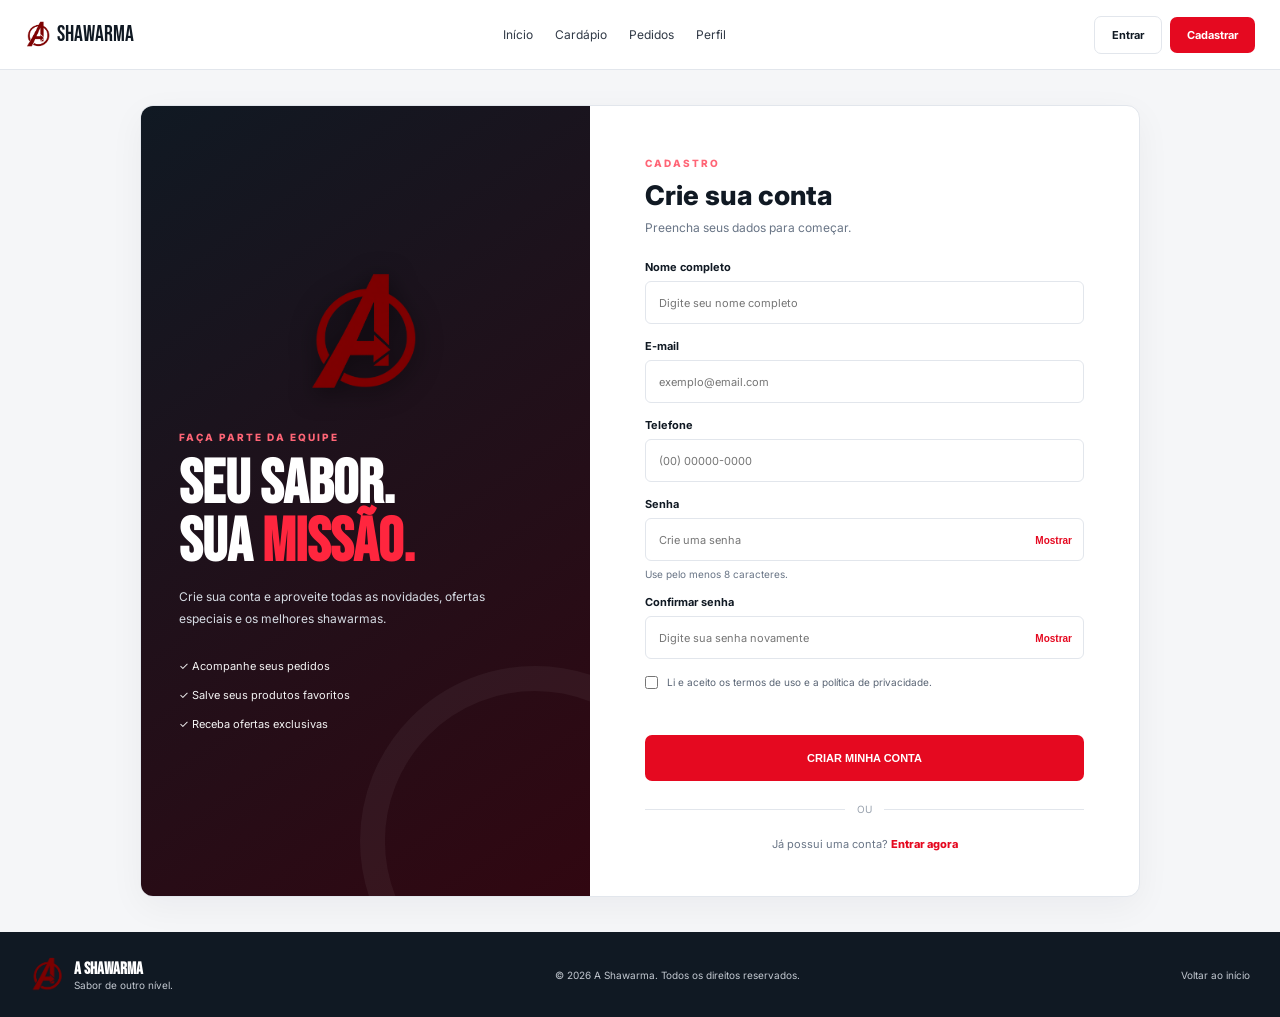
<file: cadastro.html>
<!DOCTYPE html>
<html lang="pt-BR">
<head>
  <meta charset="UTF-8">
  <meta name="viewport" content="width=device-width, initial-scale=1.0">
  <title>Cadastro | A Shawarma</title>

  <link rel="stylesheet" href="cadastro.css">
  <link rel="preconnect" href="https://fonts.googleapis.com">
  <link rel="preconnect" href="https://fonts.gstatic.com" crossorigin>
  <link href="https://fonts.googleapis.com/css2?family=Inter:wght@400;500;600;700;800&family=Bebas+Neue&display=swap" rel="stylesheet">
</head>

<body>

  <!-- CABEÇALHO -->
  <header class="cabecalho">
    <a href="index.html" class="logo">
      <img src="Emblema Avengers Vermelho Escuro.png" alt="Logo A Shawarma">
      <span>SHAWARMA</span>
    </a>

    <nav class="navegacao">
      <a href="index.html">Início</a>
      <a href="cardapio.html">Cardápio</a>
      <a href="pedidos.html">Pedidos</a>
      <a href="perfil.html">Perfil</a>
    </nav>

    <div class="acoes-cabecalho">
      <a href="login.html" class="botao-entrar">Entrar</a>
      <a href="cadastro.html" class="botao-cadastrar">Cadastrar</a>
    </div>
  </header>

  <!-- CONTEÚDO -->
  <main class="pagina-cadastro">

    <section class="painel-cadastro">

      <!-- LADO ESQUERDO -->
      <div class="lado-esquerdo">
        <div class="marca-grande">
          <img src="Emblema Avengers Vermelho Escuro.png" alt="Símbolo A">
        </div>

        <span class="etiqueta">FAÇA PARTE DA EQUIPE</span>

        <h1>SEU SABOR.<br>
          SUA <span>MISSÃO.</span>
        </h1>

        <p>
          Crie sua conta e aproveite todas as novidades,
          ofertas especiais e os melhores shawarmas.
        </p>

        <div class="vantagens">
          <div>✓ Acompanhe seus pedidos</div>
          <div>✓ Salve seus produtos favoritos</div>
          <div>✓ Receba ofertas exclusivas</div>
        </div>
      </div>

      <!-- LADO DIREITO -->
      <div class="lado-formulario">

        <div class="titulo-formulario">
          <span class="etiqueta">CADASTRO</span>
          <h2>Crie sua conta</h2>
          <p>Preencha seus dados para começar.</p>
        </div>

        <form id="form-cadastro">

          <div class="campo">
            <label for="nome">Nome completo</label>
            <input
              type="text"
              id="nome"
              name="nome"
              placeholder="Digite seu nome completo"
              autocomplete="name"
              required
            >
          </div>

          <div class="campo">
            <label for="email">E-mail</label>
            <input
              type="email"
              id="email"
              name="email"
              placeholder="exemplo@email.com"
              autocomplete="email"
              required
            >
          </div>

          <div class="campo">
            <label for="telefone">Telefone</label>
            <input
              type="tel"
              id="telefone"
              name="telefone"
              placeholder="(00) 00000-0000"
              autocomplete="tel"
              maxlength="15"
              required
            >
          </div>

          <div class="campo">
            <label for="senha">Senha</label>
            <div class="campo-senha">
              <input
                type="password"
                id="senha"
                name="senha"
                placeholder="Crie uma senha"
                autocomplete="new-password"
                minlength="8"
                required
              >
              <button type="button" class="mostrar-senha"
                data-alvo="senha">Mostrar</button>
            </div>
            <small>Use pelo menos 8 caracteres.</small>
          </div>

          <div class="campo">
            <label for="confirmar-senha">Confirmar senha</label>
            <div class="campo-senha">
              <input
                type="password"
                id="confirmar-senha"
                name="confirmar-senha"
                placeholder="Digite sua senha novamente"
                autocomplete="new-password"
                required
              >
              <button type="button" class="mostrar-senha"
                data-alvo="confirmar-senha">Mostrar</button>
            </div>
          </div>

          <label class="termos">
            <input type="checkbox" id="aceitar-termos" required>
            <span>
              Li e aceito os termos de uso e a política de privacidade.
            </span>
          </label>

          <p id="mensagem-cadastro" class="mensagem-cadastro"
            aria-live="polite"></p>

          <button type="submit" class="botao-cadastrar-form">
            CRIAR MINHA CONTA
          </button>

        </form>

        <div class="divisor">
          <span>OU</span>
        </div>

        <p class="texto-login">
          Já possui uma conta?
          <a href="login.html">Entrar agora</a>
        </p>

      </div>
    </section>
  </main>

  <!-- RODAPÉ -->
  <footer class="rodape">
    <div class="rodape-logo">
      <img src="Emblema Avengers Vermelho Escuro.png" alt="Logo A Shawarma">
      <div>
        <strong>A SHAWARMA</strong>
        <p>Sabor de outro nível.</p>
      </div>
    </div>

    <p>© 2026 A Shawarma. Todos os direitos reservados.</p>

    <a href="index.html">Voltar ao início</a>
  </footer>

  <script src="cadastro.js"></script>
</body>
</html>
</file>
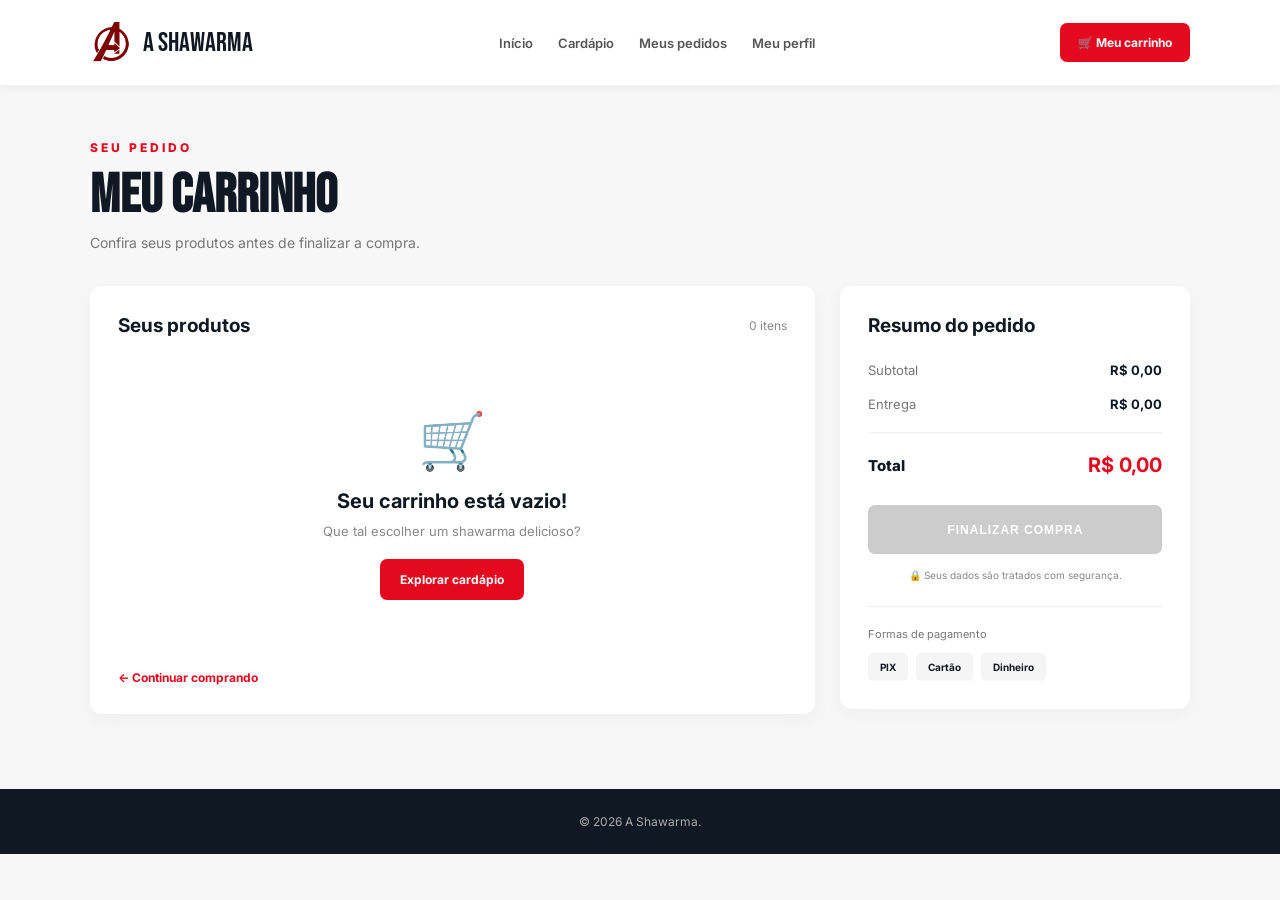
<file: carrinho.html>
<!DOCTYPE html>
<html lang="pt-BR">
<head>
    <meta charset="UTF-8">
    <meta name="viewport" content="width=device-width, initial-scale=1.0">

    <title>Meu Carrinho | A Shawarma</title>

    <link rel="stylesheet" href="carrinho.css">

    <link rel="preconnect" href="https://fonts.googleapis.com">
    <link href="https://fonts.googleapis.com/css2?family=Bebas+Neue&family=Inter:wght@400;500;600;700;800&display=swap" rel="stylesheet">
</head>

<body>

    <header class="cabecalho">

        <a href="index.html" class="logo">
            <img src="Emblema Avengers Vermelho Escuro.png" alt="Logo A Shawarma">
            <span>A SHAWARMA</span>
        </a>

        <nav class="menu">
            <a href="index.html">Início</a>
            <a href="cardapio.html">Cardápio</a>
            <a href="pedidos.html">Meus pedidos</a>
            <a href="perfil.html">Meu perfil</a>
        </nav>

        <a href="carrinho.html" class="botao-carrinho ativo">
            🛒 Meu carrinho
        </a>

    </header>

    <main class="conteudo">

        <section class="titulo-pagina">
            <p class="subtitulo">SEU PEDIDO</p>
            <h1>MEU CARRINHO</h1>
            <p>Confira seus produtos antes de finalizar a compra.</p>
        </section>

        <div class="carrinho-layout">

            <section class="produtos-carrinho">

                <div class="titulo-secao">
                    <h2>Seus produtos</h2>
                    <span id="quantidade-itens">0 itens</span>
                </div>

                <div id="lista-carrinho"></div>

                <div id="carrinho-vazio" class="carrinho-vazio">
                    <div class="icone-vazio">🛒</div>
                    <h2>Seu carrinho está vazio!</h2>
                    <p>Que tal escolher um shawarma delicioso?</p>
                    <a href="cardapio.html" class="botao-voltar">
                        Explorar cardápio
                    </a>
                </div>

                <a href="cardapio.html" class="continuar-comprando">
                    ← Continuar comprando
                </a>

            </section>

            <aside class="resumo-pedido">

                <h2>Resumo do pedido</h2>

                <div class="linha-resumo">
                    <span>Subtotal</span>
                    <strong id="subtotal">R$ 0,00</strong>
                </div>

                <div class="linha-resumo">
                    <span>Entrega</span>
                    <strong id="entrega">R$ 0,00</strong>
                </div>

                <div class="divisor"></div>

                <div class="linha-total">
                    <span>Total</span>
                    <strong id="total">R$ 0,00</strong>
                </div>

                <button id="finalizar-compra" class="botao-finalizar">
                    FINALIZAR COMPRA
                </button>

                <p class="aviso">
                    🔒 Seus dados são tratados com segurança.
                </p>

                <div class="formas-pagamento">
                    <p>Formas de pagamento</p>
                    <div>
                        <span>PIX</span>
                        <span>Cartão</span>
                        <span>Dinheiro</span>
                    </div>
                </div>

            </aside>

        </div>

    </main>

    <footer>
        <p>© 2026 A Shawarma.</p>
    </footer>

    <script src="carrinho.js"></script>

</body>
</html>
</file>
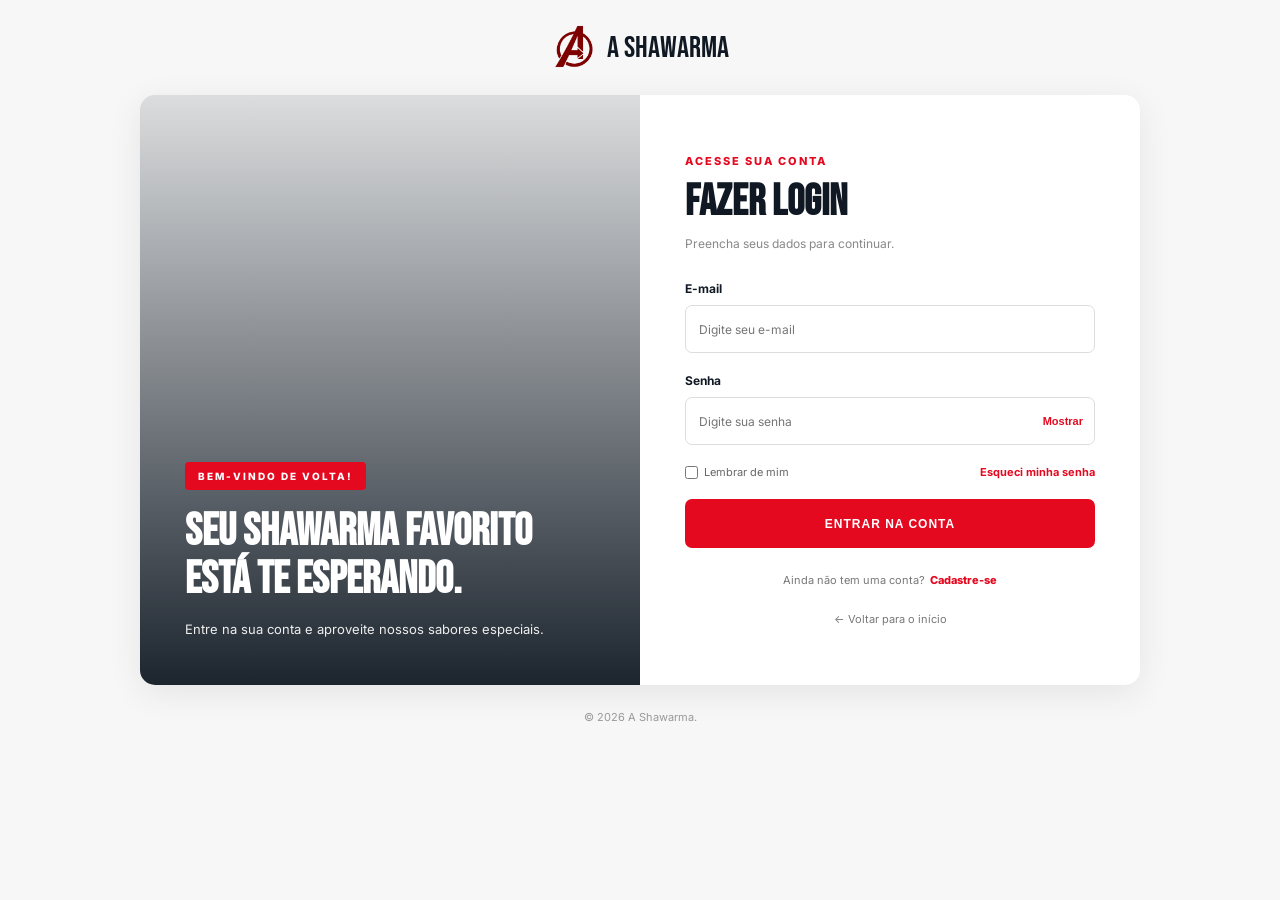
<file: login.html>
<!DOCTYPE html>
<html lang="pt-BR">
<head>
    <meta charset="UTF-8">
    <meta name="viewport" content="width=device-width, initial-scale=1.0">

    <title>Login | A Shawarma</title>

    <link rel="stylesheet" href="login.css">

    <link rel="preconnect" href="https://fonts.googleapis.com">
    <link href="https://fonts.googleapis.com/css2?family=Bebas+Neue&family=Inter:wght@400;500;600;700;800&display=swap" rel="stylesheet">
</head>

<body>

    <main class="pagina-login">

        <a href="index.html" class="logo">
            <img src="Emblema Avengers Vermelho Escuro.png" alt="Logo A Shawarma">
            <span>A SHAWARMA</span>
        </a>

        <section class="login-container">

            <div class="login-imagem">
                <div class="imagem-conteudo">
                    <span class="destaque">BEM-VINDO DE VOLTA!</span>
                    <h1>SEU SHAWARMA FAVORITO ESTÁ TE ESPERANDO.</h1>
                    <p>Entre na sua conta e aproveite nossos sabores especiais.</p>
                </div>
            </div>

            <div class="login-formulario">

                <div class="titulo-login">
                    <p class="subtitulo">ACESSE SUA CONTA</p>
                    <h2>FAZER LOGIN</h2>
                    <p>Preencha seus dados para continuar.</p>
                </div>

                <form id="form-login">

                    <div class="campo">
                        <label for="email">E-mail</label>
                        <input
                            type="email"
                            id="email"
                            placeholder="Digite seu e-mail"
                            required
                        >
                    </div>

                    <div class="campo">
                        <label for="senha">Senha</label>

                        <div class="campo-senha">
                            <input
                                type="password"
                                id="senha"
                                placeholder="Digite sua senha"
                                required
                            >

                            <button type="button" id="mostrar-senha">
                                Mostrar
                            </button>
                        </div>
                    </div>

                    <div class="opcoes-login">
                        <label class="lembrar">
                            <input type="checkbox" id="lembrar">
                            Lembrar de mim
                        </label>

                        <a href="#" id="recuperar-senha">
                            Esqueci minha senha
                        </a>
                    </div>

                    <p id="mensagem" class="mensagem"></p>

                    <button type="submit" class="botao-entrar">
                        ENTRAR NA CONTA
                    </button>

                </form>

                <div class="cadastro-link">
                    <p>Ainda não tem uma conta?</p>
                    <a href="cadastro.html">Cadastre-se</a>
                </div>

                <a href="index.html" class="voltar">
                    ← Voltar para o início
                </a>

            </div>

        </section>

        <footer>
            © 2026 A Shawarma.
        </footer>

    </main>

    <script src="login.js"></script>

</body>
</html>
</file>
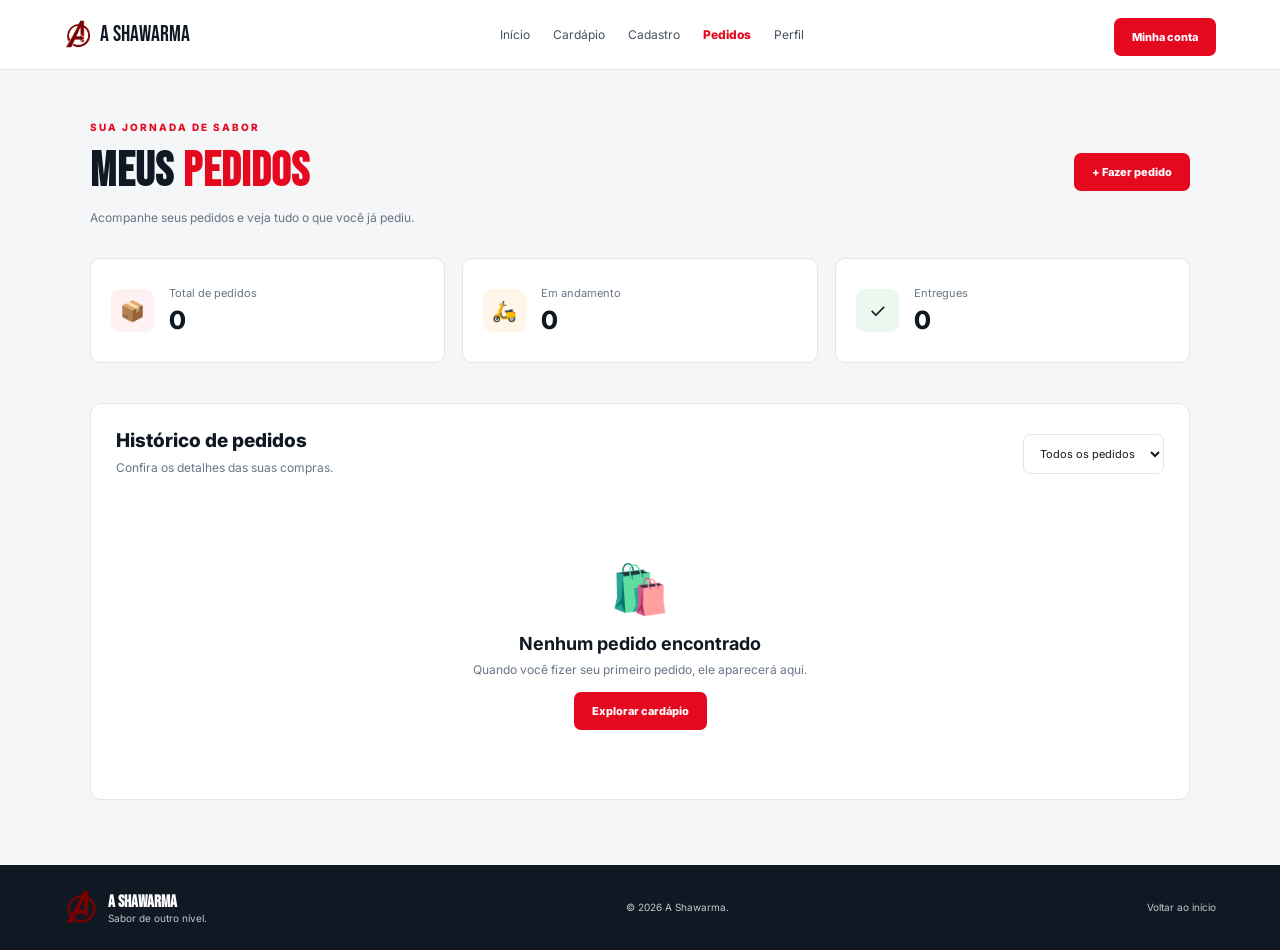
<file: pedidos.html>
<!DOCTYPE html>
<html lang="pt-BR">
<head>
  <meta charset="UTF-8">
  <meta name="viewport" content="width=device-width, initial-scale=1.0">
  <title>Meus Pedidos | A Shawarma</title>

  <link rel="stylesheet" href="pedidos.css">

  <link rel="preconnect" href="https://fonts.googleapis.com">
  <link rel="preconnect" href="https://fonts.gstatic.com" crossorigin>
  <link href="https://fonts.googleapis.com/css2?family=Inter:wght@400;500;600;700;800&family=Bebas+Neue&display=swap" rel="stylesheet">
</head>

<body>

  <!-- CABEÇALHO -->
  <header class="cabecalho">
    <a href="index.html" class="logo">
      <img src="Emblema Avengers Vermelho Escuro.png" alt="Logo A Shawarma">
      <span>A SHAWARMA</span>
    </a>

    <nav class="navegacao">
      <a href="index.html">Início</a>
      <a href="cardapio.html">Cardápio</a>
      <a href="cadastro.html">Cadastro</a>
      <a href="pedidos.html" class="ativo">Pedidos</a>
      <a href="perfil.html">Perfil</a>
    </nav>

    <div class="acoes-cabecalho">
      <a href="cadastro.html" class="botao-cadastrar">Minha conta</a>
    </div>
  </header>

  <main class="pagina-pedidos">

    <!-- TÍTULO -->
    <section class="titulo-pagina">
      <div>
        <span class="etiqueta">SUA JORNADA DE SABOR</span>
        <h1>MEUS <span>PEDIDOS</span></h1>
        <p>Acompanhe seus pedidos e veja tudo o que você já pediu.</p>
      </div>

      <a href="cardapio.html" class="botao-pedir">
        + Fazer pedido
      </a>
    </section>

    <!-- RESUMO -->
    <section class="resumo-pedidos">
      <article class="resumo-card">
        <div class="icone-resumo vermelho">📦</div>
        <div>
          <span>Total de pedidos</span>
          <strong id="total-pedidos">0</strong>
        </div>
      </article>

      <article class="resumo-card">
        <div class="icone-resumo laranja">🛵</div>
        <div>
          <span>Em andamento</span>
          <strong id="pedidos-andamento">0</strong>
        </div>
      </article>

      <article class="resumo-card">
        <div class="icone-resumo verde">✓</div>
        <div>
          <span>Entregues</span>
          <strong id="pedidos-entregues">0</strong>
        </div>
      </article>
    </section>

    <!-- FILTROS -->
    <section class="area-historico">

      <div class="cabecalho-historico">
        <div>
          <h2>Histórico de pedidos</h2>
          <p>Confira os detalhes das suas compras.</p>
        </div>

        <select id="filtro-pedidos">
          <option value="todos">Todos os pedidos</option>
          <option value="preparando">Preparando</option>
          <option value="transporte">Saiu para entrega</option>
          <option value="entregue">Entregues</option>
          <option value="cancelado">Cancelados</option>
        </select>
      </div>

      <div id="lista-pedidos" class="lista-pedidos">
        <!-- Os pedidos serão inseridos pelo JavaScript -->
      </div>

      <div id="sem-pedidos" class="sem-pedidos" hidden>
        <div class="icone-vazio">🛍️</div>
        <h3>Nenhum pedido encontrado</h3>
        <p>Quando você fizer seu primeiro pedido, ele aparecerá aqui.</p>
        <a href="cardapio.html" class="botao-pedir">Explorar cardápio</a>
      </div>

    </section>

    <!-- DETALHES DO PEDIDO -->
    <div class="modal-fundo" id="modal-pedido" hidden>
      <section class="modal-conteudo" role="dialog" aria-modal="true" aria-labelledby="modal-titulo">
        <button class="fechar-modal" id="fechar-modal" aria-label="Fechar">×</button>
        <span class="etiqueta">DETALHES DA COMPRA</span>
        <h2 id="modal-titulo">Pedido</h2>
        <div id="detalhes-pedido"></div>
      </section>
    </div>

  </main>

  <!-- RODAPÉ -->
  <footer class="rodape">
    <div class="rodape-logo">
      <img src="Emblema Avengers Vermelho Escuro.png" alt="Logo A Shawarma">
      <div>
        <strong>A SHAWARMA</strong>
        <p>Sabor de outro nível.</p>
      </div>
    </div>

    <p>© 2026 A Shawarma.</p>

    <a href="index.html">Voltar ao início</a>
  </footer>

  <script src="pedidos.js"></script>
</body>
</html>
</file>
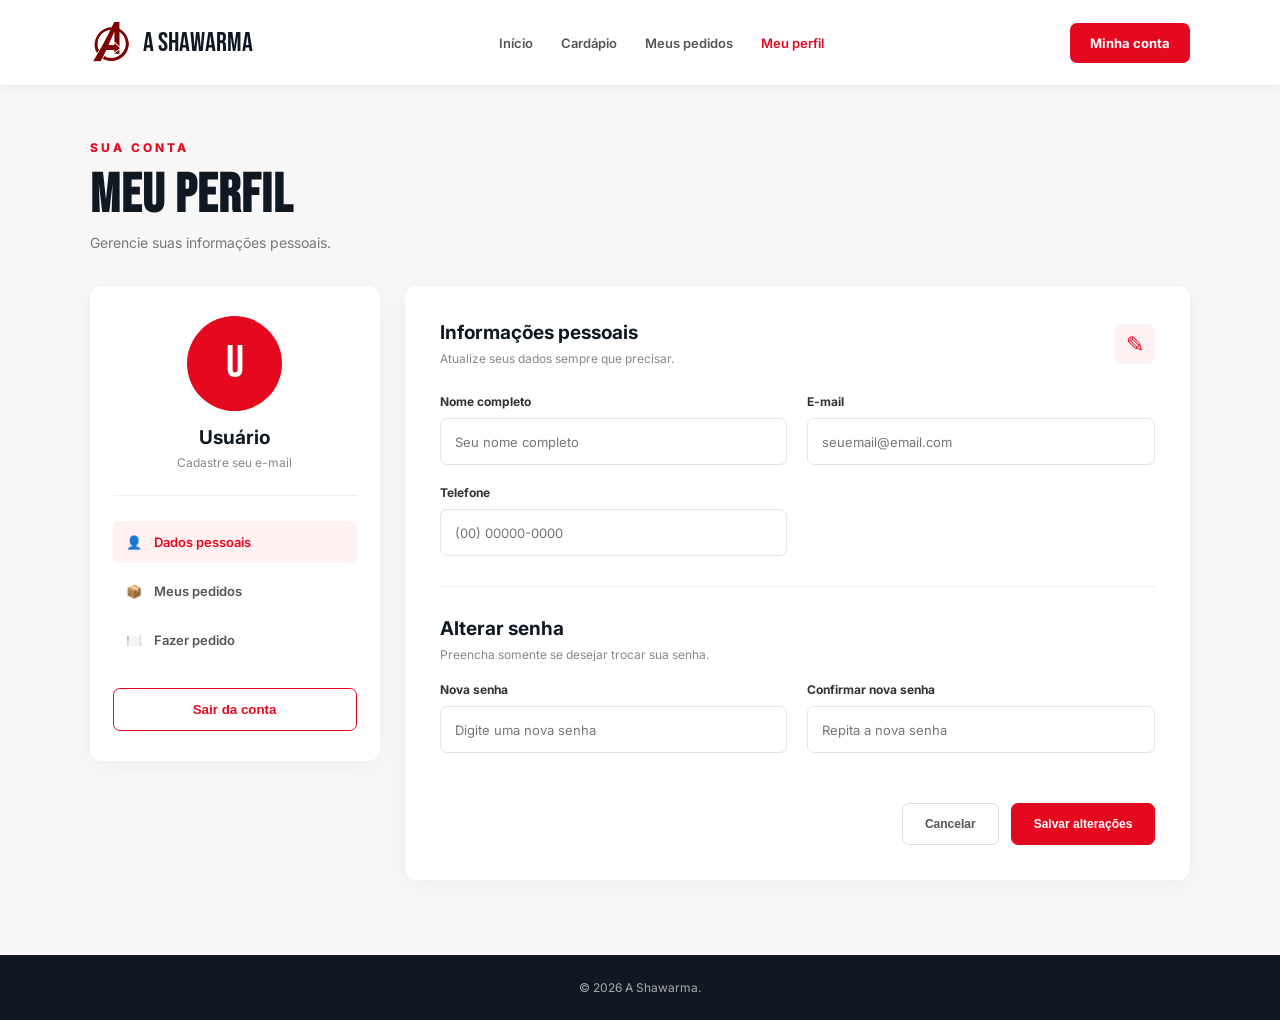
<file: perfil.html>
<!DOCTYPE html>
<html lang="pt-BR">
<head>
    <meta charset="UTF-8">
    <meta name="viewport" content="width=device-width, initial-scale=1.0">
    <title>Meu Perfil | A Shawarma</title>

    <link rel="stylesheet" href="perfil.css">

    <link rel="preconnect" href="https://fonts.googleapis.com">
    <link href="https://fonts.googleapis.com/css2?family=Bebas+Neue&family=Inter:wght@400;500;600;700;800&display=swap" rel="stylesheet">
</head>
<body>

    <header class="cabecalho">
        <a href="index.html" class="logo">
            <img src="Emblema Avengers Vermelho Escuro.png" alt="Logo A Shawarma">
            <span>A SHAWARMA</span>
        </a>

        <nav class="menu">
            <a href="index.html">Início</a>
            <a href="cardapio.html">Cardápio</a>
            <a href="pedidos.html">Meus pedidos</a>
            <a href="perfil.html" class="ativo">Meu perfil</a>
        </nav>

        <a href="cadastro.html" class="botao-conta">Minha conta</a>
    </header>

    <main class="conteudo">

        <section class="titulo-pagina">
            <p class="subtitulo">SUA CONTA</p>
            <h1>MEU PERFIL</h1>
            <p>Gerencie suas informações pessoais.</p>
        </section>

        <section class="perfil-container">

            <aside class="cartao-perfil">
                <div class="avatar">
                    <span id="letra-avatar">U</span>
                </div>

                <h2 id="nome-exibido">Usuário</h2>
                <p id="email-exibido">usuario@email.com</p>

                <div class="linha-perfil"></div>

                <a href="#dados" class="link-perfil ativo">
                    <span>👤</span> Dados pessoais
                </a>

                <a href="pedidos.html" class="link-perfil">
                    <span>📦</span> Meus pedidos
                </a>

                <a href="cardapio.html" class="link-perfil">
                    <span>🍽️</span> Fazer pedido
                </a>

                <button id="botao-sair" class="botao-sair">
                    Sair da conta
                </button>
            </aside>

            <section class="cartao-dados" id="dados">

                <div class="cabecalho-dados">
                    <div>
                        <h2>Informações pessoais</h2>
                        <p>Atualize seus dados sempre que precisar.</p>
                    </div>
                    <span class="icone-editar">✎</span>
                </div>

                <form id="form-perfil">

                    <div class="campo">
                        <label for="nome">Nome completo</label>
                        <input type="text" id="nome" placeholder="Seu nome completo" required>
                    </div>

                    <div class="campo">
                        <label for="email">E-mail</label>
                        <input type="email" id="email" placeholder="seuemail@email.com" required>
                    </div>

                    <div class="campo">
                        <label for="telefone">Telefone</label>
                        <input type="tel" id="telefone" placeholder="(00) 00000-0000">
                    </div>

                    <div class="divisor"></div>

                    <div class="cabecalho-dados senha-titulo">
                        <div>
                            <h2>Alterar senha</h2>
                            <p>Preencha somente se desejar trocar sua senha.</p>
                        </div>
                    </div>

                    <div class="campo">
                        <label for="senha">Nova senha</label>
                        <input type="password" id="senha" placeholder="Digite uma nova senha">
                    </div>

                    <div class="campo">
                        <label for="confirmar-senha">Confirmar nova senha</label>
                        <input type="password" id="confirmar-senha" placeholder="Repita a nova senha">
                    </div>

                    <p id="mensagem" class="mensagem"></p>

                    <div class="botoes">
                        <button type="reset" class="botao-cancelar">Cancelar</button>
                        <button type="submit" class="botao-salvar">Salvar alterações</button>
                    </div>

                </form>
            </section>

        </section>

    </main>

    <footer>
        <p>© 2026 A Shawarma.</p>
    </footer>

    <script src="perfil.js"></script>
</body>
</html>
</file>
<file: cadastro.css>
* {
  margin: 0;
  padding: 0;
  box-sizing: border-box;
}

:root {
  --vermelho: #e50920;
  --vermelho-escuro: #b90019;
  --preto: #101923;
  --cinza: #697586;
  --borda: #e2e6ec;
  --fundo: #f5f6f8;
}

body {
  font-family: 'Inter', sans-serif;
  background: var(--fundo);
  color: var(--preto);
}

/* CABEÇALHO */

.cabecalho {
  min-height: 70px;
  padding: 10px 25px;
  display: flex;
  align-items: center;
  justify-content: space-between;
  gap: 20px;
  background: white;
  border-bottom: 1px solid var(--borda);
}

.logo {
  display: flex;
  align-items: center;
  gap: 5px;
  color: var(--preto);
  text-decoration: none;
  font-family: 'Bebas Neue', sans-serif;
  font-size: 22px;
}

.logo img {
  width: 27px;
  height: 27px;
  object-fit: contain;
}

.navegacao {
  display: flex;
  gap: 22px;
}

.navegacao a {
  color: #303946;
  text-decoration: none;
  font-size: 12px;
  transition: .2s;
}

.navegacao a:hover {
  color: var(--vermelho);
}

.acoes-cabecalho {
  display: flex;
  align-items: center;
  gap: 8px;
}

.botao-entrar,
.botao-cadastrar {
  padding: 11px 17px;
  border-radius: 7px;
  font-size: 11px;
  font-weight: 700;
  text-decoration: none;
}

.botao-entrar {
  color: var(--preto);
  border: 1px solid var(--borda);
  background: white;
}

.botao-cadastrar {
  color: white;
  background: var(--vermelho);
}

/* PÁGINA */

.pagina-cadastro {
  min-height: calc(100vh - 145px);
  padding: 35px 20px;
  display: flex;
  align-items: center;
  justify-content: center;
}

/* PAINEL PRINCIPAL */

.painel-cadastro {
  width: 100%;
  max-width: 1000px;
  min-height: 610px;
  display: grid;
  grid-template-columns: 0.9fr 1.1fr;
  background: white;
  border: 1px solid var(--borda);
  border-radius: 13px;
  overflow: hidden;
  box-shadow: 0 10px 35px #1019230c;
}

/* LADO ESQUERDO */

.lado-esquerdo {
  padding: 45px 38px;
  display: flex;
  flex-direction: column;
  justify-content: center;
  position: relative;
  overflow: hidden;
  color: white;
  background: linear-gradient(145deg, #101923, #310711);
}

.lado-esquerdo::after {
  content: "";
  position: absolute;
  width: 300px;
  height: 300px;
  right: -120px;
  bottom: -120px;
  border: 25px solid #ffffff0c;
  border-radius: 50%;
}

.marca-grande {
  width: 100%;
  display: flex;
  justify-content: center;
  margin-bottom: 35px;
}

.marca-grande img {
  width: 125px;
  height: 125px;
  object-fit: contain;
  filter: drop-shadow(0 5px 12px #0008);
}

.etiqueta {
  color: #ff6576;
  font-size: 10px;
  font-weight: 800;
  letter-spacing: 2px;
}

.lado-esquerdo h1 {
  margin: 13px 0;
  font-family: 'Bebas Neue', Impact, sans-serif;
  font-size: clamp(42px, 5vw, 62px);
  line-height: .95;
}

.lado-esquerdo h1 span {
  color: #ff263e;
}

.lado-esquerdo > p {
  max-width: 340px;
  color: #d6dce4;
  font-size: 12px;
  line-height: 1.8;
}

.vantagens {
  display: flex;
  flex-direction: column;
  gap: 15px;
  margin-top: 30px;
  color: #f4f4f4;
  font-size: 11px;
}

/* FORMULÁRIO */

.lado-formulario {
  padding: 45px 55px;
  display: flex;
  flex-direction: column;
  justify-content: center;
}

.titulo-formulario {
  margin-bottom: 25px;
}

.titulo-formulario h2 {
  margin: 8px 0;
  font-size: 27px;
  font-weight: 800;
}

.titulo-formulario p {
  color: var(--cinza);
  font-size: 12px;
}

/* CAMPOS */

#form-cadastro {
  display: flex;
  flex-direction: column;
  gap: 15px;
}

.campo {
  display: flex;
  flex-direction: column;
  gap: 7px;
}

.campo label {
  font-size: 11px;
  font-weight: 700;
}

.campo input {
  width: 100%;
  height: 43px;
  padding: 0 13px;
  color: var(--preto);
  background: #fff;
  border: 1px solid var(--borda);
  border-radius: 6px;
  outline: none;
  font-family: 'Inter', sans-serif;
  font-size: 11px;
  transition: .2s;
}

.campo input:focus {
  border-color: var(--vermelho);
  box-shadow: 0 0 0 3px #e5092012;
}

.campo small {
  color: var(--cinza);
  font-size: 10px;
}

.campo-senha {
  position: relative;
}

.campo-senha input {
  padding-right: 70px;
}

.mostrar-senha {
  position: absolute;
  top: 50%;
  right: 12px;
  transform: translateY(-50%);
  color: var(--vermelho);
  background: transparent;
  border: none;
  cursor: pointer;
  font-size: 10px;
  font-weight: 700;
}

/* TERMOS */

.termos {
  display: flex;
  align-items: flex-start;
  gap: 9px;
  color: #596474;
  font-size: 10px;
  line-height: 1.6;
  cursor: pointer;
}

.termos input {
  margin-top: 2px;
  accent-color: var(--vermelho);
}

/* MENSAGEM */

.mensagem-cadastro {
  min-height: 15px;
  font-size: 11px;
  color: var(--vermelho);
}

.mensagem-cadastro.sucesso {
  color: #16834b;
}

/* BOTÃO */

.botao-cadastrar-form {
  width: 100%;
  height: 46px;
  color: white;
  background: var(--vermelho);
  border: none;
  border-radius: 7px;
  font-size: 11px;
  font-weight: 800;
  cursor: pointer;
  transition: .2s;
}

.botao-cadastrar-form:hover {
  background: var(--vermelho-escuro);
  transform: translateY(-2px);
}

/* LOGIN */

.divisor {
  display: flex;
  align-items: center;
  gap: 12px;
  margin: 22px 0;
  color: #9aa3af;
  font-size: 10px;
}

.divisor::before,
.divisor::after {
  content: "";
  flex: 1;
  height: 1px;
  background: var(--borda);
}

.texto-login {
  color: var(--cinza);
  font-size: 11px;
  text-align: center;
}

.texto-login a {
  color: var(--vermelho);
  font-weight: 800;
  text-decoration: none;
}

/* RODAPÉ */

.rodape {
  min-height: 85px;
  padding: 15px 30px;
  display: flex;
  align-items: center;
  justify-content: space-between;
  gap: 15px;
  color: white;
  background: #101923;
}

.rodape-logo {
  display: flex;
  align-items: center;
  gap: 9px;
}

.rodape-logo img {
  width: 35px;
  height: 35px;
  object-fit: contain;
}

.rodape-logo strong {
  font-family: 'Bebas Neue', sans-serif;
  font-size: 17px;
}

.rodape-logo p,
.rodape > p,
.rodape > a {
  color: #c2c8d0;
  font-size: 10px;
}

.rodape > a {
  text-decoration: none;
}

/* RESPONSIVIDADE */

@media (max-width: 850px) {
  .navegacao {
    gap: 12px;
  }

  .painel-cadastro {
    grid-template-columns: .8fr 1.2fr;
  }

  .lado-formulario {
    padding: 35px 28px;
  }

  .lado-esquerdo {
    padding: 35px 25px;
  }
}

@media (max-width: 650px) {
  .cabecalho {
    flex-wrap: wrap;
  }

  .navegacao {
    order: 3;
    width: 100%;
    justify-content: center;
    flex-wrap: wrap;
    padding: 8px 0;
  }

  .pagina-cadastro {
    padding: 15px 10px;
  }

  .painel-cadastro {
    grid-template-columns: 1fr;
  }

  .lado-esquerdo {
    min-height: 270px;
    padding: 25px;
  }

  .marca-grande {
    margin-bottom: 15px;
  }

  .marca-grande img {
    width: 75px;
    height: 75px;
  }

  .lado-esquerdo h1 {
    font-size: 43px;
  }

  .vantagens {
    margin-top: 17px;
  }

  .lado-formulario {
    padding: 30px 22px;
  }

  .rodape {
    flex-direction: column;
    text-align: center;
  }
}
</file>
<file: carrinho.css>
* {
    margin: 0;
    padding: 0;
    box-sizing: border-box;
}

body {
    font-family: 'Inter', sans-serif;
    background: #f7f7f7;
    color: #101923;
}

/* CABEÇALHO */

.cabecalho {
    min-height: 85px;
    padding: 15px 7%;
    background: white;
    display: flex;
    align-items: center;
    justify-content: space-between;
    gap: 25px;
    box-shadow: 0 2px 12px rgba(0,0,0,0.06);
}

.logo {
    display: flex;
    align-items: center;
    gap: 10px;
    text-decoration: none;
    color: #101923;
    font-family: 'Bebas Neue', sans-serif;
    font-size: 27px;
}

.logo img {
    width: 43px;
    height: 43px;
    object-fit: contain;
}

.menu {
    display: flex;
    align-items: center;
    gap: 25px;
}

.menu a {
    color: #555;
    text-decoration: none;
    font-size: 13px;
    font-weight: 600;
}

.menu a:hover {
    color: #e50920;
}

.botao-carrinho {
    padding: 12px 18px;
    border-radius: 7px;
    background: #e50920;
    color: white;
    text-decoration: none;
    font-size: 12px;
    font-weight: 700;
}

/* CONTEÚDO */

.conteudo {
    width: 86%;
    max-width: 1200px;
    margin: 55px auto 75px;
}

.titulo-pagina {
    margin-bottom: 35px;
}

.subtitulo {
    color: #e50920;
    font-size: 12px;
    font-weight: 800;
    letter-spacing: 3px;
    margin-bottom: 7px;
}

.titulo-pagina h1 {
    font-family: 'Bebas Neue', sans-serif;
    font-size: 55px;
}

.titulo-pagina > p:last-child {
    color: #777;
    font-size: 14px;
    margin-top: 5px;
}

/* GRID */

.carrinho-layout {
    display: grid;
    grid-template-columns: minmax(0, 1fr) 350px;
    gap: 25px;
    align-items: start;
}

/* PRODUTOS */

.produtos-carrinho {
    background: white;
    padding: 28px;
    border-radius: 12px;
    box-shadow: 0 5px 20px rgba(0,0,0,0.04);
}

.titulo-secao {
    display: flex;
    justify-content: space-between;
    align-items: center;
    margin-bottom: 25px;
}

.titulo-secao h2 {
    font-size: 19px;
}

.titulo-secao span {
    color: #888;
    font-size: 12px;
}

.item-carrinho {
    display: grid;
    grid-template-columns: 95px minmax(0, 1fr) auto;
    gap: 18px;
    align-items: center;
    padding: 18px 0;
    border-bottom: 1px solid #eee;
}

.item-carrinho img {
    width: 95px;
    height: 90px;
    object-fit: cover;
    border-radius: 9px;
}

.info-produto h3 {
    font-size: 14px;
    margin-bottom: 7px;
}

.info-produto p {
    color: #888;
    font-size: 12px;
}

.preco-produto {
    color: #e50920;
    font-size: 14px;
    font-weight: 800;
    margin-top: 8px;
}

.acoes-produto {
    display: flex;
    flex-direction: column;
    align-items: flex-end;
    gap: 12px;
}

.controle-quantidade {
    display: flex;
    align-items: center;
    gap: 12px;
    border: 1px solid #eee;
    border-radius: 6px;
    padding: 6px 9px;
}

.controle-quantidade button {
    border: none;
    background: none;
    color: #e50920;
    font-size: 18px;
    font-weight: 700;
    cursor: pointer;
}

.controle-quantidade span {
    font-size: 13px;
    font-weight: 700;
}

.remover {
    border: none;
    background: none;
    color: #999;
    font-size: 11px;
    cursor: pointer;
}

.remover:hover {
    color: #e50920;
}

/* CARRINHO VAZIO */

.carrinho-vazio {
    text-align: center;
    padding: 45px 15px;
}

.icone-vazio {
    font-size: 55px;
    margin-bottom: 15px;
}

.carrinho-vazio h2 {
    font-size: 20px;
    margin-bottom: 10px;
}

.carrinho-vazio p {
    color: #888;
    font-size: 13px;
    margin-bottom: 20px;
}

.botao-voltar {
    display: inline-block;
    background: #e50920;
    color: white;
    padding: 13px 20px;
    border-radius: 7px;
    text-decoration: none;
    font-size: 12px;
    font-weight: 700;
}

.continuar-comprando {
    display: inline-block;
    margin-top: 25px;
    color: #e50920;
    text-decoration: none;
    font-size: 12px;
    font-weight: 700;
}

/* RESUMO */

.resumo-pedido {
    background: white;
    padding: 28px;
    border-radius: 12px;
    box-shadow: 0 5px 20px rgba(0,0,0,0.04);
    position: sticky;
    top: 20px;
}

.resumo-pedido h2 {
    font-size: 19px;
    margin-bottom: 25px;
}

.linha-resumo,
.linha-total {
    display: flex;
    justify-content: space-between;
    align-items: center;
    margin-bottom: 18px;
    font-size: 13px;
}

.linha-resumo span {
    color: #777;
}

.linha-resumo strong {
    font-size: 13px;
}

.divisor {
    height: 1px;
    background: #eee;
    margin: 20px 0;
}

.linha-total {
    font-size: 15px;
    font-weight: 800;
}

.linha-total strong {
    color: #e50920;
    font-size: 20px;
}

.botao-finalizar {
    width: 100%;
    height: 49px;
    margin-top: 10px;
    border: none;
    border-radius: 7px;
    background: #e50920;
    color: white;
    font-size: 12px;
    font-weight: 800;
    letter-spacing: 1px;
    cursor: pointer;
    transition: 0.3s;
}

.botao-finalizar:hover {
    background: #b90019;
    transform: translateY(-2px);
}

.botao-finalizar:disabled {
    background: #ccc;
    cursor: not-allowed;
    transform: none;
}

.aviso {
    text-align: center;
    color: #888;
    font-size: 10px;
    margin-top: 15px;
}

.formas-pagamento {
    border-top: 1px solid #eee;
    margin-top: 25px;
    padding-top: 20px;
}

.formas-pagamento p {
    color: #777;
    font-size: 11px;
    margin-bottom: 12px;
}

.formas-pagamento div {
    display: flex;
    gap: 8px;
    flex-wrap: wrap;
}

.formas-pagamento span {
    background: #f5f5f5;
    padding: 8px 12px;
    border-radius: 5px;
    font-size: 10px;
    font-weight: 700;
}

/* RODAPÉ */

footer {
    background: #101923;
    color: #aaa;
    padding: 25px;
    text-align: center;
    font-size: 12px;
}

/* RESPONSIVIDADE */

@media (max-width: 900px) {
    .carrinho-layout {
        grid-template-columns: 1fr;
    }

    .resumo-pedido {
        position: static;
    }
}

@media (max-width: 700px) {
    .cabecalho {
        flex-wrap: wrap;
    }

    .menu {
        order: 3;
        width: 100%;
        justify-content: center;
        flex-wrap: wrap;
        gap: 15px;
    }

    .conteudo {
        width: 92%;
        margin-top: 35px;
    }
}

@media (max-width: 500px) {
    .produtos-carrinho {
        padding: 18px;
    }

    .item-carrinho {
        grid-template-columns: 75px minmax(0, 1fr);
        gap: 12px;
    }

    .item-carrinho img {
        width: 75px;
        height: 75px;
    }

    .acoes-produto {
        grid-column: 2;
        flex-direction: row;
        justify-content: space-between;
        align-items: center;
    }

    .titulo-pagina h1 {
        font-size: 43px;
    }
}
</file>
<file: login.css>
* {
    margin: 0;
    padding: 0;
    box-sizing: border-box;
}

body {
    font-family: 'Inter', sans-serif;
    background: #f7f7f7;
    color: #101923;
}

.pagina-login {
    min-height: 100vh;
    display: flex;
    flex-direction: column;
    align-items: center;
    padding: 25px 20px;
}

/* LOGO */

.logo {
    display: flex;
    align-items: center;
    justify-content: center;
    gap: 10px;
    text-decoration: none;
    color: #101923;
    font-family: 'Bebas Neue', sans-serif;
    font-size: 30px;
    margin-bottom: 25px;
}

.logo img {
    width: 45px;
    height: 45px;
    object-fit: contain;
}

/* CONTAINER */

.login-container {
    width: 100%;
    max-width: 1000px;
    min-height: 590px;
    background: white;
    display: grid;
    grid-template-columns: 1fr 1fr;
    border-radius: 15px;
    overflow: hidden;
    box-shadow: 0 8px 35px rgba(0,0,0,0.08);
}

/* LADO DA IMAGEM */

.login-imagem {
    position: relative;
    display: flex;
    align-items: flex-end;
    padding: 45px;
    background:
        linear-gradient(
            to top,
            rgba(16,25,35,0.95),
            rgba(16,25,35,0.15)
        ),
        url("https://images.unsplash.com/photo-1529006557810-274b9b2fc783?auto=format&fit=crop&w=1000&q=85");

    background-size: cover;
    background-position: center;
    min-height: 590px;
}

.imagem-conteudo {
    color: white;
}

.destaque {
    display: inline-block;
    background: #e50920;
    padding: 8px 13px;
    border-radius: 4px;
    font-size: 10px;
    font-weight: 800;
    letter-spacing: 2px;
    margin-bottom: 18px;
}

.imagem-conteudo h1 {
    font-family: 'Bebas Neue', sans-serif;
    font-size: 45px;
    line-height: 1.05;
    margin-bottom: 15px;
}

.imagem-conteudo p {
    font-size: 13px;
    line-height: 1.7;
    color: #eee;
}

/* FORMULÁRIO */

.login-formulario {
    padding: 55px 45px;
    display: flex;
    flex-direction: column;
    justify-content: center;
}

.subtitulo {
    color: #e50920;
    font-size: 11px;
    font-weight: 800;
    letter-spacing: 2px;
    margin-bottom: 8px;
}

.titulo-login h2 {
    font-family: 'Bebas Neue', sans-serif;
    font-size: 43px;
    margin-bottom: 8px;
}

.titulo-login > p:last-child {
    color: #888;
    font-size: 12px;
    margin-bottom: 30px;
}

/* CAMPOS */

.campo {
    display: flex;
    flex-direction: column;
    gap: 9px;
    margin-bottom: 20px;
}

.campo label {
    font-size: 12px;
    font-weight: 700;
}

.campo input {
    width: 100%;
    height: 48px;
    border: 1px solid #ddd;
    border-radius: 7px;
    padding: 0 13px;
    font-family: 'Inter', sans-serif;
    font-size: 12px;
    outline: none;
    transition: 0.3s;
}

.campo input:focus {
    border-color: #e50920;
    box-shadow: 0 0 0 3px rgba(229,9,32,0.08);
}

/* SENHA */

.campo-senha {
    position: relative;
}

.campo-senha input {
    padding-right: 75px;
}

.campo-senha button {
    position: absolute;
    right: 12px;
    top: 50%;
    transform: translateY(-50%);
    border: none;
    background: none;
    color: #e50920;
    font-size: 11px;
    font-weight: 700;
    cursor: pointer;
}

/* OPÇÕES */

.opcoes-login {
    display: flex;
    justify-content: space-between;
    align-items: center;
    gap: 10px;
    margin: 5px 0 20px;
    font-size: 11px;
}

.lembrar {
    display: flex;
    align-items: center;
    gap: 6px;
    color: #666;
}

.lembrar input {
    accent-color: #e50920;
}

.opcoes-login a {
    color: #e50920;
    text-decoration: none;
    font-weight: 700;
}

/* BOTÃO */

.botao-entrar {
    width: 100%;
    height: 49px;
    border: none;
    border-radius: 7px;
    background: #e50920;
    color: white;
    font-size: 12px;
    font-weight: 800;
    letter-spacing: 1px;
    cursor: pointer;
    transition: 0.3s;
}

.botao-entrar:hover {
    background: #b90019;
    transform: translateY(-2px);
}

.mensagem {
    font-size: 12px;
    font-weight: 600;
    margin-bottom: 12px;
}

/* CADASTRO */

.cadastro-link {
    display: flex;
    justify-content: center;
    gap: 5px;
    flex-wrap: wrap;
    font-size: 11px;
    margin-top: 25px;
    color: #777;
}

.cadastro-link a {
    color: #e50920;
    font-weight: 800;
    text-decoration: none;
}

.voltar {
    text-align: center;
    margin-top: 25px;
    color: #777;
    text-decoration: none;
    font-size: 11px;
}

.voltar:hover {
    color: #e50920;
}

/* RODAPÉ */

footer {
    color: #999;
    font-size: 11px;
    text-align: center;
    margin-top: 25px;
}

/* RESPONSIVIDADE */

@media (max-width: 750px) {
    .login-container {
        grid-template-columns: 1fr;
        max-width: 480px;
    }

    .login-imagem {
        min-height: 260px;
        padding: 30px;
    }

    .imagem-conteudo h1 {
        font-size: 34px;
    }

    .login-formulario {
        padding: 35px 25px;
    }
}

@media (max-width: 400px) {
    .opcoes-login {
        align-items: flex-start;
        flex-direction: column;
    }
}
</file>
<file: pedidos.css>
* {
  margin: 0;
  padding: 0;
  box-sizing: border-box;
}

:root {
  --vermelho: #e50920;
  --vermelho-escuro: #b90019;
  --preto: #101923;
  --cinza: #697586;
  --borda: #e2e6ec;
  --fundo: #f5f6f8;
  --verde: #16834b;
  --laranja: #e58a19;
}

body {
  font-family: 'Inter', sans-serif;
  color: var(--preto);
  background: var(--fundo);
}

/* CABEÇALHO */

.cabecalho {
  min-height: 70px;
  padding: 10px 5%;
  display: flex;
  align-items: center;
  justify-content: space-between;
  gap: 20px;
  background: white;
  border-bottom: 1px solid var(--borda);
}

.logo {
  display: flex;
  align-items: center;
  gap: 7px;
  color: var(--preto);
  font-family: 'Bebas Neue', sans-serif;
  font-size: 22px;
  text-decoration: none;
}

.logo img {
  width: 29px;
  height: 29px;
  object-fit: contain;
}

.navegacao {
  display: flex;
  gap: 23px;
}

.navegacao a {
  color: #46505d;
  font-size: 12px;
  text-decoration: none;
  transition: .2s;
}

.navegacao a:hover,
.navegacao a.ativo {
  color: var(--vermelho);
  font-weight: 800;
}

.botao-cadastrar,
.botao-pedir {
  padding: 12px 18px;
  color: white;
  background: var(--vermelho);
  border-radius: 7px;
  font-size: 11px;
  font-weight: 800;
  text-decoration: none;
  transition: .2s;
}

.botao-cadastrar:hover,
.botao-pedir:hover {
  background: var(--vermelho-escuro);
}

/* CONTEÚDO */

.pagina-pedidos {
  width: min(1100px, 92%);
  min-height: calc(100vh - 155px);
  margin: auto;
  padding: 45px 0 65px;
}

/* TÍTULO */

.titulo-pagina {
  display: flex;
  align-items: center;
  justify-content: space-between;
  gap: 20px;
  margin-bottom: 30px;
}

.etiqueta {
  color: var(--vermelho);
  font-size: 10px;
  font-weight: 800;
  letter-spacing: 2px;
}

.titulo-pagina h1 {
  margin: 8px 0;
  font-family: 'Bebas Neue', sans-serif;
  font-size: 48px;
  letter-spacing: 1px;
}

.titulo-pagina h1 span {
  color: var(--vermelho);
}

.titulo-pagina p,
.cabecalho-historico p {
  color: var(--cinza);
  font-size: 12px;
  line-height: 1.7;
}

/* RESUMO */

.resumo-pedidos {
  display: grid;
  grid-template-columns: repeat(3, 1fr);
  gap: 17px;
  margin-bottom: 40px;
}

.resumo-card {
  min-height: 105px;
  padding: 20px;
  display: flex;
  align-items: center;
  gap: 15px;
  background: white;
  border: 1px solid var(--borda);
  border-radius: 10px;
}

.icone-resumo {
  width: 43px;
  height: 43px;
  display: grid;
  place-items: center;
  border-radius: 9px;
  font-size: 20px;
}

.icone-resumo.vermelho {
  background: #fff0f1;
}

.icone-resumo.laranja {
  background: #fff5e8;
}

.icone-resumo.verde {
  background: #eaf8f0;
}

.resumo-card span {
  display: block;
  margin-bottom: 5px;
  color: var(--cinza);
  font-size: 11px;
}

.resumo-card strong {
  font-size: 25px;
  font-weight: 800;
}

/* HISTÓRICO */

.area-historico {
  padding: 25px;
  background: white;
  border: 1px solid var(--borda);
  border-radius: 11px;
}

.cabecalho-historico {
  display: flex;
  align-items: center;
  justify-content: space-between;
  gap: 15px;
  margin-bottom: 25px;
}

.cabecalho-historico h2 {
  margin-bottom: 6px;
  font-size: 19px;
  font-weight: 800;
}

#filtro-pedidos {
  min-height: 40px;
  padding: 0 12px;
  color: var(--preto);
  background: white;
  border: 1px solid var(--borda);
  border-radius: 7px;
  font-family: inherit;
  font-size: 11px;
  outline: none;
}

/* CARD DO PEDIDO */

.lista-pedidos {
  display: flex;
  flex-direction: column;
  gap: 15px;
}

.pedido-card {
  padding: 20px;
  border: 1px solid var(--borda);
  border-radius: 9px;
  transition: .2s;
}

.pedido-card:hover {
  border-color: #f0a0a8;
}

.pedido-topo {
  display: flex;
  align-items: center;
  justify-content: space-between;
  gap: 12px;
  padding-bottom: 15px;
  border-bottom: 1px solid var(--borda);
}

.numero-pedido {
  font-size: 13px;
  font-weight: 800;
}

.data-pedido {
  margin-top: 5px;
  color: var(--cinza);
  font-size: 10px;
}

.status {
  padding: 7px 11px;
  border-radius: 30px;
  font-size: 10px;
  font-weight: 800;
  white-space: nowrap;
}

.status.preparando {
  color: #a45b00;
  background: #fff2d9;
}

.status.transporte {
  color: #245db0;
  background: #eaf2ff;
}

.status.entregue {
  color: #16834b;
  background: #e8f7ee;
}

.status.cancelado {
  color: #b42332;
  background: #fff0f1;
}

.pedido-corpo {
  padding: 16px 0;
  display: flex;
  align-items: center;
  justify-content: space-between;
  gap: 15px;
}

.produtos-pedido {
  color: #46505d;
  font-size: 12px;
  line-height: 1.8;
}

.total-pedido {
  text-align: right;
  white-space: nowrap;
}

.total-pedido span {
  display: block;
  margin-bottom: 5px;
  color: var(--cinza);
  font-size: 10px;
}

.total-pedido strong {
  font-size: 17px;
}

.pedido-acoes {
  display: flex;
  justify-content: flex-end;
  flex-wrap: wrap;
  gap: 9px;
}

.botao-detalhes,
.botao-comprar-novamente {
  min-height: 36px;
  padding: 0 14px;
  border-radius: 6px;
  font-family: inherit;
  font-size: 10px;
  font-weight: 800;
  cursor: pointer;
  transition: .2s;
}

.botao-detalhes {
  color: var(--preto);
  background: white;
  border: 1px solid var(--borda);
}

.botao-comprar-novamente {
  color: white;
  background: var(--vermelho);
  border: 1px solid var(--vermelho);
}

.botao-detalhes:hover {
  border-color: var(--vermelho);
}

.botao-comprar-novamente:hover {
  background: var(--vermelho-escuro);
}

/* ESTADO VAZIO */

.sem-pedidos {
  padding: 55px 15px;
  text-align: center;
}

.sem-pedidos[hidden] {
  display: none;
}

.icone-vazio {
  margin-bottom: 15px;
  font-size: 48px;
}

.sem-pedidos h3 {
  margin-bottom: 8px;
  font-size: 18px;
}

.sem-pedidos p {
  margin-bottom: 22px;
  color: var(--cinza);
  font-size: 12px;
}

/* MODAL */

.modal-fundo {
  position: fixed;
  inset: 0;
  z-index: 10;
  padding: 20px;
  display: grid;
  place-items: center;
  background: #101923a8;
}

.modal-fundo[hidden] {
  display: none;
}

.modal-conteudo {
  position: relative;
  width: min(480px, 100%);
  max-height: 85vh;
  overflow-y: auto;
  padding: 30px;
  background: white;
  border-radius: 12px;
}

.modal-conteudo h2 {
  margin: 8px 0 20px;
  font-size: 22px;
}

.fechar-modal {
  position: absolute;
  top: 15px;
  right: 17px;
  width: 30px;
  height: 30px;
  color: var(--cinza);
  background: #f1f2f4;
  border: none;
  border-radius: 50%;
  font-size: 20px;
  cursor: pointer;
}

.detalhe-linha {
  display: flex;
  justify-content: space-between;
  gap: 15px;
  padding: 12px 0;
  border-bottom: 1px solid var(--borda);
  font-size: 12px;
}

.detalhe-linha span {
  color: var(--cinza);
}

.detalhe-produtos {
  padding: 15px 0;
  font-size: 12px;
  line-height: 2;
}

/* RODAPÉ */

.rodape {
  min-height: 85px;
  padding: 15px 5%;
  display: flex;
  align-items: center;
  justify-content: space-between;
  gap: 15px;
  color: white;
  background: var(--preto);
}

.rodape-logo {
  display: flex;
  align-items: center;
  gap: 9px;
}

.rodape-logo img {
  width: 35px;
  height: 35px;
  object-fit: contain;
}

.rodape-logo strong {
  font-family: 'Bebas Neue', sans-serif;
  font-size: 17px;
}

.rodape-logo p,
.rodape > p,
.rodape > a {
  color: #c2c8d0;
  font-size: 10px;
}

.rodape > a {
  text-decoration: none;
}

/* RESPONSIVIDADE */

@media (max-width: 750px) {
  .cabecalho {
    flex-wrap: wrap;
  }

  .navegacao {
    order: 3;
    width: 100%;
    justify-content: center;
    flex-wrap: wrap;
    gap: 14px;
  }

  .resumo-pedidos {
    grid-template-columns: 1fr;
  }

  .titulo-pagina {
    align-items: flex-start;
    flex-direction: column;
  }
}

@media (max-width: 500px) {
  .pagina-pedidos {
    padding-top: 30px;
  }

  .titulo-pagina h1 {
    font-size: 40px;
  }

  .area-historico {
    padding: 15px;
  }

  .cabecalho-historico {
    align-items: flex-start;
    flex-direction: column;
  }

  #filtro-pedidos {
    width: 100%;
  }

  .pedido-topo,
  .pedido-corpo {
    align-items: flex-start;
    flex-direction: column;
  }

  .total-pedido {
    text-align: left;
  }

  .pedido-acoes {
    justify-content: flex-start;
  }

  .rodape {
    flex-direction: column;
    text-align: center;
  }
}
</file>
<file: perfil.css>
* {
    margin: 0;
    padding: 0;
    box-sizing: border-box;
}

body {
    font-family: 'Inter', sans-serif;
    background: #f7f7f7;
    color: #101923;
}

/* CABEÇALHO */

.cabecalho {
    width: 100%;
    min-height: 85px;
    padding: 15px 7%;
    background: white;
    display: flex;
    align-items: center;
    justify-content: space-between;
    gap: 25px;
    box-shadow: 0 2px 12px rgba(0,0,0,0.06);
}

.logo {
    display: flex;
    align-items: center;
    gap: 10px;
    text-decoration: none;
    color: #101923;
    font-family: 'Bebas Neue', sans-serif;
    font-size: 27px;
}

.logo img {
    width: 43px;
    height: 43px;
    object-fit: contain;
}

.menu {
    display: flex;
    align-items: center;
    gap: 28px;
}

.menu a {
    text-decoration: none;
    color: #555;
    font-size: 13px;
    font-weight: 600;
    transition: 0.3s;
}

.menu a:hover,
.menu a.ativo {
    color: #e50920;
}

.botao-conta {
    background: #e50920;
    color: white;
    padding: 12px 20px;
    border-radius: 7px;
    text-decoration: none;
    font-size: 13px;
    font-weight: 700;
}

/* CONTEÚDO */

.conteudo {
    width: 86%;
    max-width: 1200px;
    margin: 55px auto 75px;
}

.titulo-pagina {
    margin-bottom: 35px;
}

.subtitulo {
    color: #e50920;
    font-size: 12px;
    font-weight: 800;
    letter-spacing: 3px;
    margin-bottom: 7px;
}

.titulo-pagina h1 {
    font-family: 'Bebas Neue', sans-serif;
    font-size: 55px;
    letter-spacing: 1px;
}

.titulo-pagina > p:last-child {
    color: #777;
    font-size: 14px;
    margin-top: 5px;
}

/* GRID PRINCIPAL */

.perfil-container {
    display: grid;
    grid-template-columns: 290px 1fr;
    gap: 25px;
    align-items: start;
}

/* CARTÃO LATERAL */

.cartao-perfil {
    background: white;
    padding: 30px 23px;
    border-radius: 12px;
    box-shadow: 0 5px 20px rgba(0,0,0,0.04);
    text-align: center;
}

.avatar {
    width: 95px;
    height: 95px;
    background: #e50920;
    color: white;
    border-radius: 50%;
    display: flex;
    align-items: center;
    justify-content: center;
    margin: 0 auto 15px;
    font-family: 'Bebas Neue', sans-serif;
    font-size: 45px;
}

.cartao-perfil h2 {
    font-size: 19px;
    margin-bottom: 6px;
}

.cartao-perfil > p {
    color: #888;
    font-size: 12px;
    overflow-wrap: anywhere;
}

.linha-perfil {
    height: 1px;
    background: #eee;
    margin: 25px 0;
}

.link-perfil {
    display: flex;
    align-items: center;
    gap: 12px;
    padding: 13px;
    margin-bottom: 7px;
    border-radius: 7px;
    text-decoration: none;
    color: #555;
    font-size: 13px;
    font-weight: 600;
    text-align: left;
}

.link-perfil:hover,
.link-perfil.ativo {
    background: #fff0f1;
    color: #e50920;
}

.botao-sair {
    width: 100%;
    margin-top: 20px;
    padding: 13px;
    border: 1px solid #e50920;
    border-radius: 7px;
    background: white;
    color: #e50920;
    font-weight: 700;
    cursor: pointer;
    transition: 0.3s;
}

.botao-sair:hover {
    background: #e50920;
    color: white;
}

/* DADOS PESSOAIS */

.cartao-dados {
    background: white;
    padding: 35px;
    border-radius: 12px;
    box-shadow: 0 5px 20px rgba(0,0,0,0.04);
}

.cabecalho-dados {
    display: flex;
    justify-content: space-between;
    align-items: center;
    margin-bottom: 28px;
}

.cabecalho-dados h2 {
    font-size: 19px;
    margin-bottom: 7px;
}

.cabecalho-dados p {
    color: #888;
    font-size: 12px;
}

.icone-editar {
    width: 40px;
    height: 40px;
    background: #fff0f1;
    color: #e50920;
    border-radius: 8px;
    display: flex;
    align-items: center;
    justify-content: center;
    font-size: 22px;
}

#form-perfil {
    display: grid;
    grid-template-columns: 1fr 1fr;
    gap: 20px;
}

.campo {
    display: flex;
    flex-direction: column;
    gap: 9px;
}

.campo label {
    font-size: 12px;
    font-weight: 700;
    color: #333;
}

.campo input {
    width: 100%;
    height: 47px;
    border: 1px solid #e3e3e3;
    border-radius: 7px;
    padding: 0 14px;
    outline: none;
    font-family: 'Inter', sans-serif;
    font-size: 13px;
    transition: 0.3s;
}

.campo input:focus {
    border-color: #e50920;
    box-shadow: 0 0 0 3px rgba(229,9,32,0.08);
}

.divisor {
    grid-column: 1 / -1;
    height: 1px;
    background: #eee;
    margin: 10px 0;
}

.senha-titulo {
    grid-column: 1 / -1;
    margin: 0;
}

.mensagem {
    grid-column: 1 / -1;
    font-size: 13px;
    font-weight: 600;
}

.botoes {
    grid-column: 1 / -1;
    display: flex;
    justify-content: flex-end;
    gap: 12px;
    margin-top: 10px;
}

.botoes button {
    padding: 13px 22px;
    border-radius: 7px;
    font-size: 12px;
    font-weight: 700;
    cursor: pointer;
    transition: 0.3s;
}

.botao-cancelar {
    background: white;
    border: 1px solid #ddd;
    color: #555;
}

.botao-cancelar:hover {
    background: #f3f3f3;
}

.botao-salvar {
    background: #e50920;
    border: 1px solid #e50920;
    color: white;
}

.botao-salvar:hover {
    background: #b90019;
}

/* RODAPÉ */

footer {
    background: #101923;
    color: #aaa;
    padding: 25px;
    text-align: center;
    font-size: 12px;
}

/* RESPONSIVIDADE */

@media (max-width: 850px) {
    .cabecalho {
        flex-wrap: wrap;
    }

    .menu {
        order: 3;
        width: 100%;
        justify-content: center;
        flex-wrap: wrap;
        gap: 15px;
    }

    .perfil-container {
        grid-template-columns: 1fr;
    }
}

@media (max-width: 550px) {
    .conteudo {
        width: 92%;
        margin-top: 35px;
    }

    .titulo-pagina h1 {
        font-size: 43px;
    }

    .cartao-dados {
        padding: 22px 17px;
    }

    #form-perfil {
        grid-template-columns: 1fr;
    }

    .divisor,
    .senha-titulo,
    .mensagem,
    .botoes {
        grid-column: 1;
    }

    .botoes {
        flex-direction: column-reverse;
    }

    .botoes button {
        width: 100%;
    }
}
</file>
